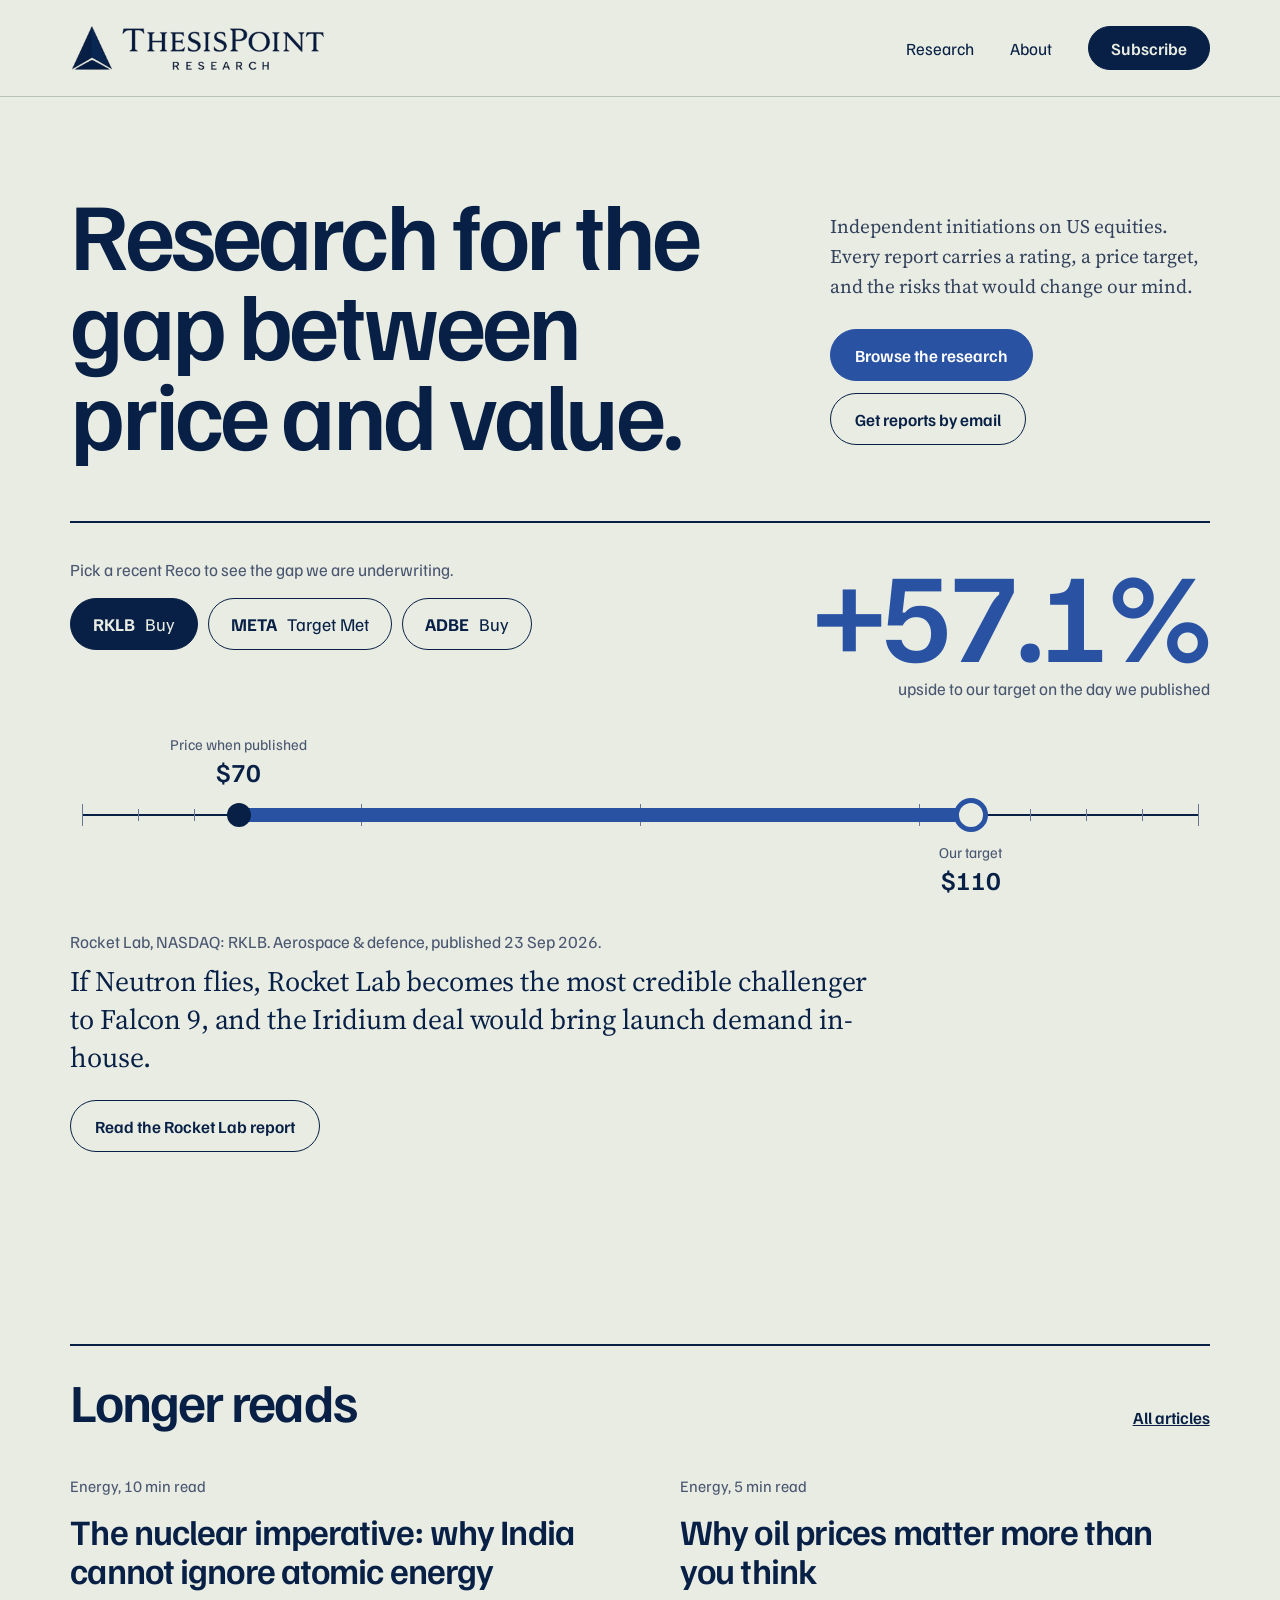
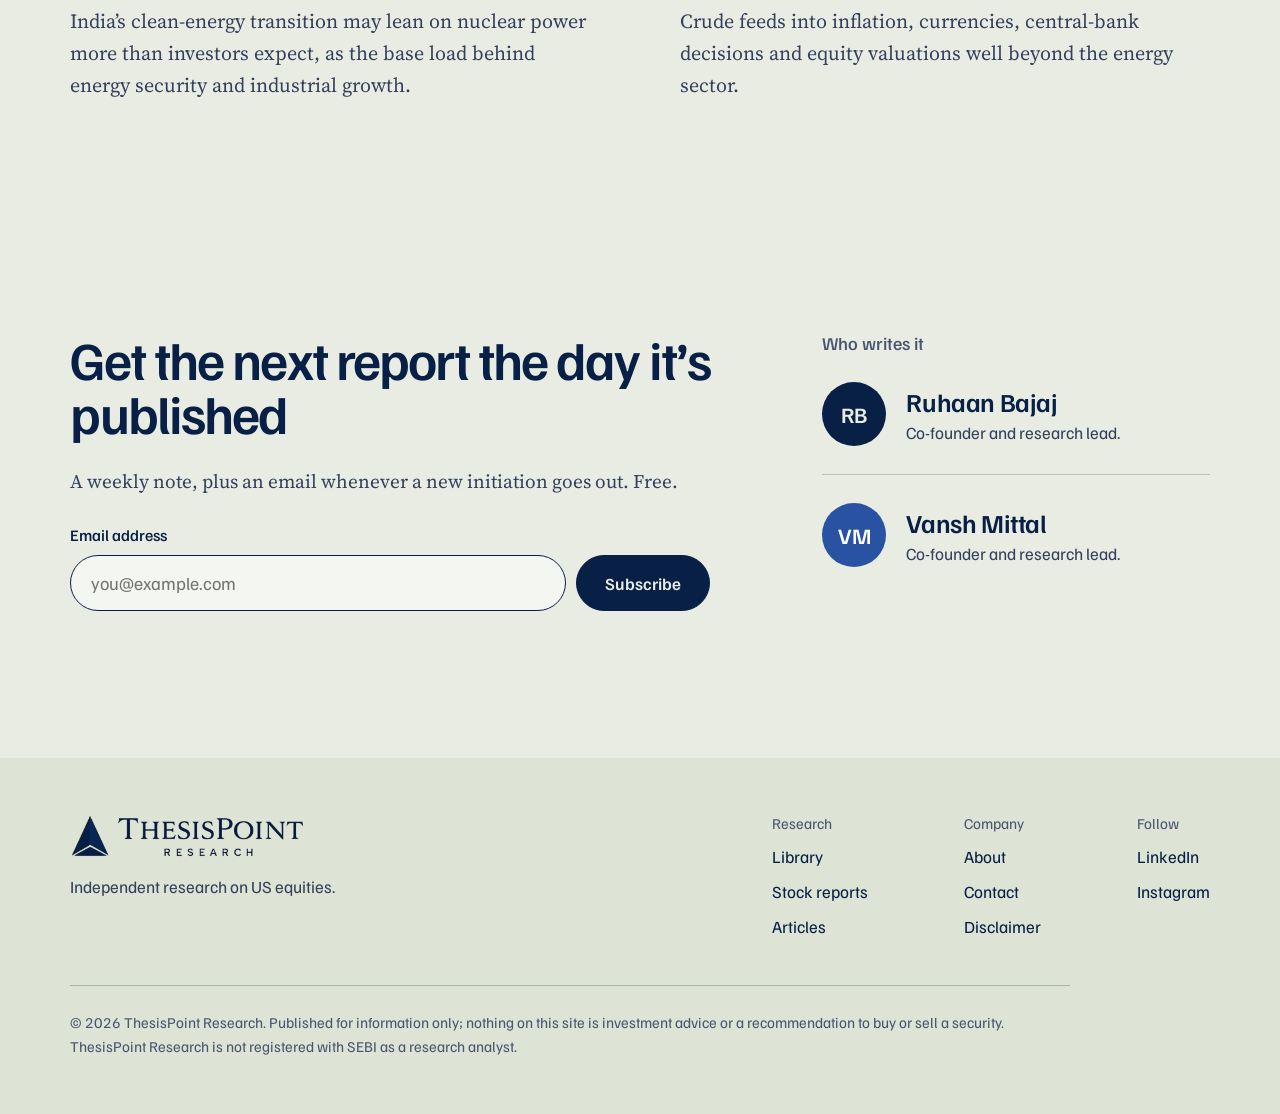
<file: index.html>
<!doctype html>
<html lang="en">
<head>
<meta charset="utf-8">
<meta name="viewport" content="width=device-width, initial-scale=1">
<title>ThesisPoint Research | Independent equity research</title>
<meta name="description" content="Independent initiations on US equities, each with a rating, a price target and the risks that would change our mind.">
<link rel="icon" href="assets/logo.png">
<link rel="preconnect" href="https://fonts.googleapis.com">
<link rel="preconnect" href="https://fonts.gstatic.com" crossorigin>
<link rel="stylesheet" href="https://fonts.googleapis.com/css2?family=Familjen+Grotesk:wght@400;500;600;700&family=Source+Serif+4:opsz,wght@8..60,400;8..60,600&display=swap">
<link rel="stylesheet" href="assets/styles.css">
<!-- Traffic for TPR Back-End: uncomment once the back-end is live.
<script defer src="https://admin.thesispointresearch.com/tpr-track.js" data-endpoint="https://admin.thesispointresearch.com/api/track"></script>
-->
</head>
<body>
<header class="site-header">
  <div class="wrap">
    <a class="logo" href="index.html"><img src="assets/logo.png" alt="ThesisPoint Research" width="256" height="48"></a>
    <nav class="site-nav" aria-label="Main">
      <a href="research.html">Research</a>
      <a href="about.html">About</a>
      <a class="btn btn-dark" href="#subscribe">Subscribe</a>
    </nav>
  </div>
</header>
<main>

<section class="wrap hero">
  <div class="hero-top">
    <h1 class="h-display">Research for the gap between price and value.</h1>
    <div class="hero-aside">
      <p class="lede">Independent initiations on US equities. Every report carries a rating, a price target, and the risks that would change our mind.</p>
      <div class="actions">
        <a class="btn btn-primary" href="research.html">Browse the research</a>
        <a class="btn" href="#subscribe">Get reports by email</a>
      </div>
    </div>
  </div>

  <div class="gap" id="gap">
    <div class="gap-top">
      <div class="gap-pick">
        <p>Pick a recent Reco to see the gap we are underwriting.</p>
        <div class="picker" id="picker" role="group" aria-label="Recent Recos"></div>
      </div>
      <div class="upside">
        <div class="big num" id="upside" aria-live="polite"></div>
        <p id="upside-note">upside to our target on the day we published</p>
      </div>
    </div>

    <div class="ruler" id="ruler" aria-hidden="true">
      <div class="line"></div>
      <div class="bar"></div>
      <div class="dot"></div>
      <div class="ring"></div>
      <div class="label price"><small>Price when published</small><strong></strong></div>
      <div class="label target"><small>Our target</small><strong></strong></div>
    </div>

    <div class="gap-foot">
      <div>
        <p class="meta" id="gap-meta"></p>
        <p class="thesis" id="gap-thesis"></p>
      </div>
      <a class="btn" id="gap-link" href="research.html">Read the report</a>
    </div>
  </div>
</section>

<section class="wrap reads" id="reads-section">
  <div class="section-head rule-top">
    <h2 class="h-section">Longer reads</h2>
    <a class="sans" style="font-size:17px;font-weight:600" href="research.html?type=article">All articles</a>
  </div>
  <div class="reads-grid" id="reads"></div>
</section>

<section id="subscribe" class="wrap subscribe">
  <div>
    <h2 class="h-section">Get the next report the day it’s published</h2>
    <p class="lede">A weekly note, plus an email whenever a new initiation goes out. Free.</p>
    <form class="sub-form" data-subscribe="homepage" novalidate>
        <label for="email-home">Email address</label>
        <div class="row">
          <input id="email-home" type="email" name="email" placeholder="you@example.com" autocomplete="email" required>
          <button class="btn btn-dark" type="submit">Subscribe</button>
        </div>
        <p class="status" role="status" aria-live="polite"></p>
      </form>
  </div>
  <div class="team">
    <h3>Who writes it</h3>
    <div class="person">
      <div class="avatar" aria-hidden="true">RB</div>
      <div><a href="https://www.linkedin.com/in/ruhaan-bajaj-a69631305/">Ruhaan Bajaj</a><p>Co-founder and research lead.</p></div>
    </div>
    <div class="person">
      <div class="avatar alt" aria-hidden="true">VM</div>
      <div><a href="https://www.linkedin.com/in/vamitt/">Vansh Mittal</a><p>Co-founder and research lead.</p></div>
    </div>
  </div>
</section>
</main>
<footer class="site-footer">
  <div class="wrap">
    <div class="foot-top">
      <div class="foot-brand">
        <img src="assets/logo.png" alt="ThesisPoint Research" width="235" height="44">
        <p>Independent research on US equities.</p>
      </div>
      <div class="foot-cols">
        <div><span>Research</span><a href="research.html">Library</a><a href="research.html?type=stock_report">Stock reports</a><a href="research.html?type=article">Articles</a></div>
        <div><span>Company</span><a href="about.html">About</a><a href="https://www.thesispointresearch.com/contact">Contact</a><a href="https://www.thesispointresearch.com/disclaimer">Disclaimer</a></div>
        <div><span>Follow</span><a href="https://www.linkedin.com/company/thesispoint-research">LinkedIn</a><a href="https://www.instagram.com/thesispointresearch">Instagram</a></div>
      </div>
    </div>
    <p class="disclaimer">© 2026 ThesisPoint Research. Published for information only; nothing on this site is investment advice or a recommendation to buy or sell a security. ThesisPoint Research is not registered with SEBI as a research analyst.</p>
  </div>
</footer>
<script src="assets/data.js"></script>
<script src="assets/site.js"></script>
<script src="assets/home.js"></script>
</body>
</html>
</file>
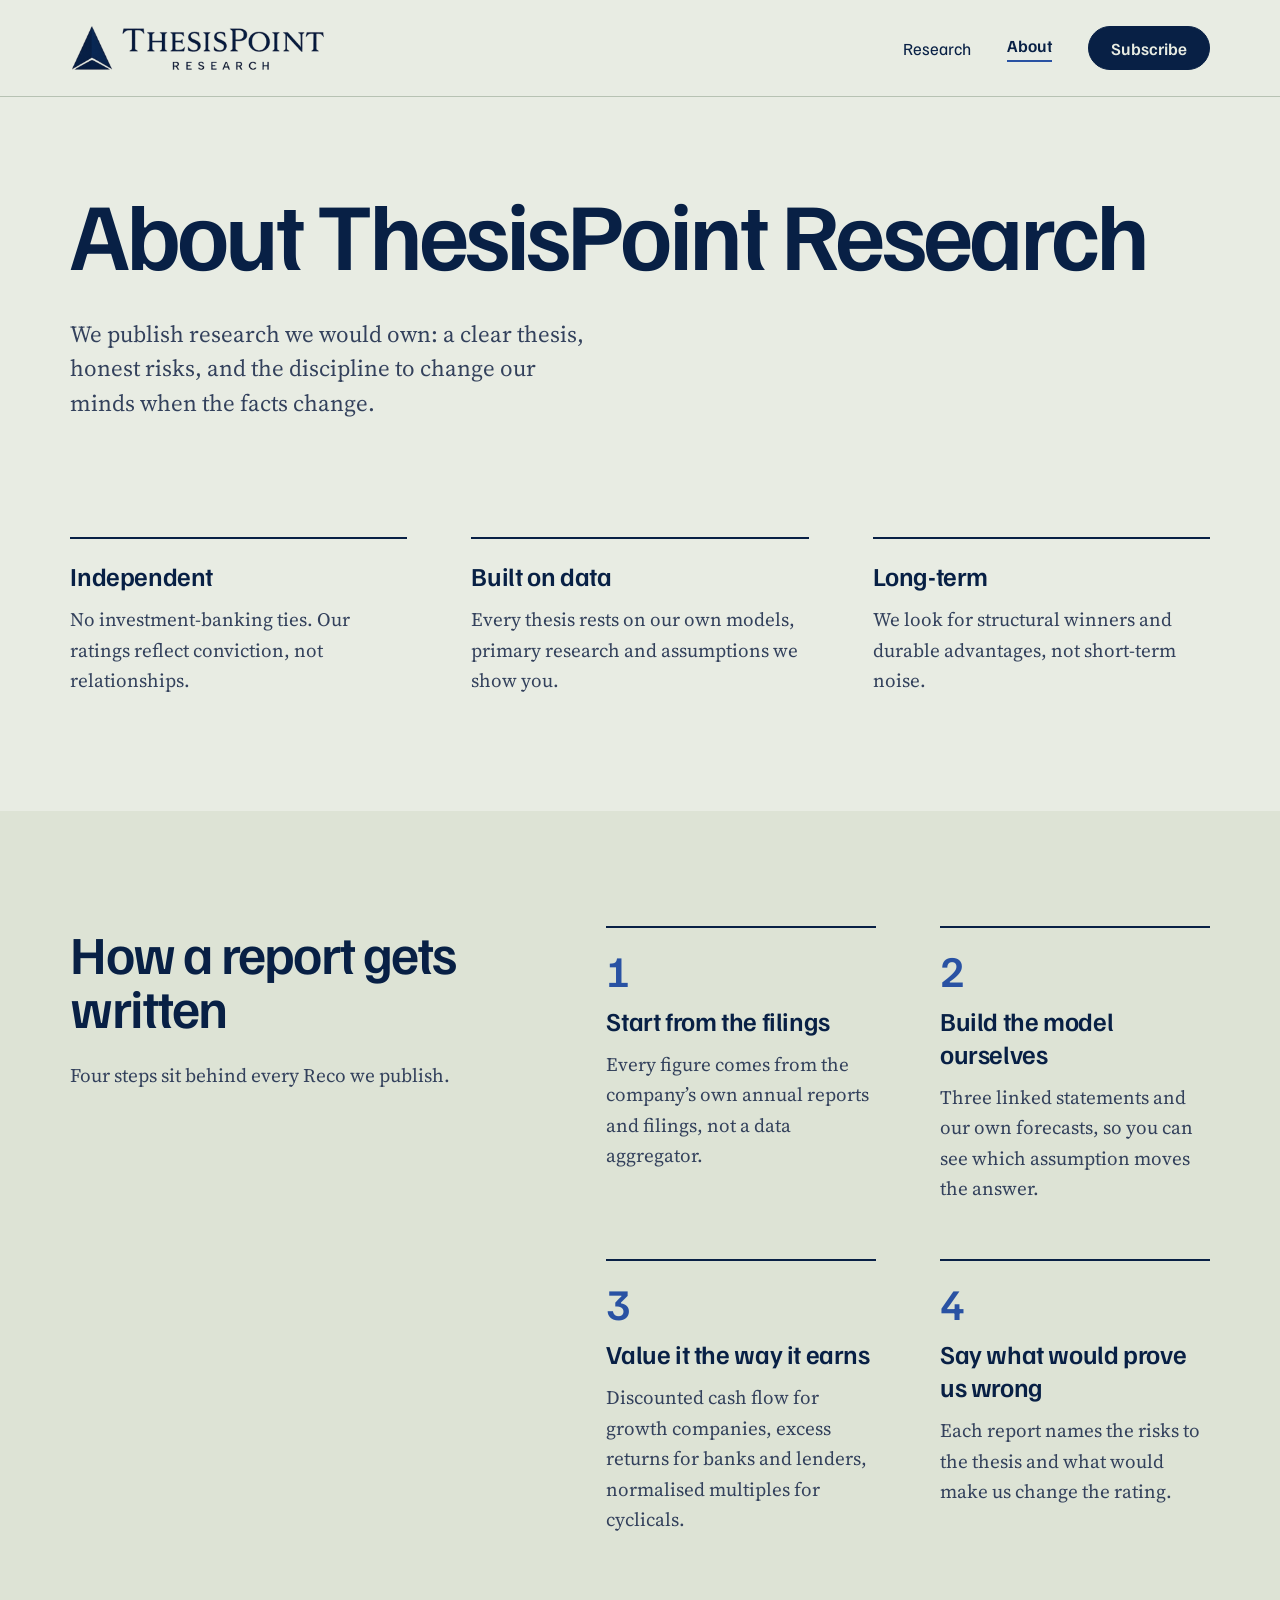
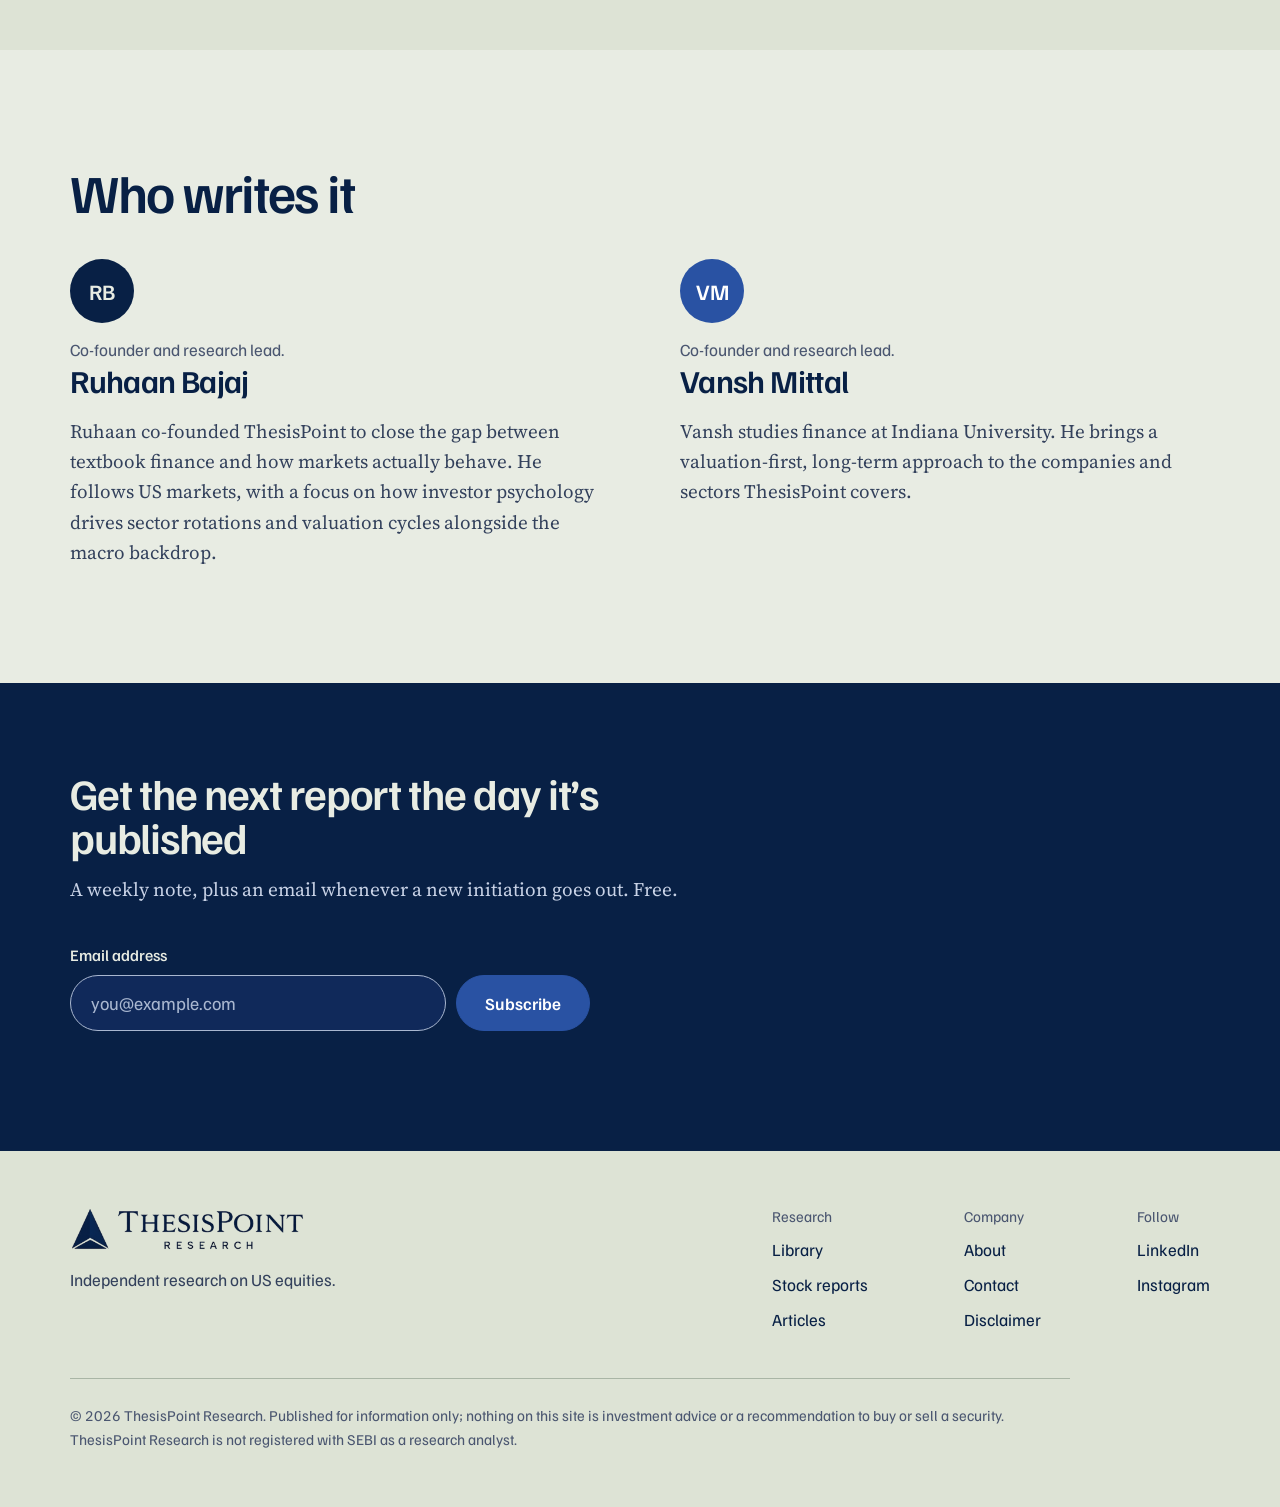
<file: about.html>
<!doctype html>
<html lang="en">
<head>
<meta charset="utf-8">
<meta name="viewport" content="width=device-width, initial-scale=1">
<title>About | ThesisPoint Research</title>
<meta name="description" content="Who we are and how a ThesisPoint report gets written.">
<link rel="icon" href="assets/logo.png">
<link rel="preconnect" href="https://fonts.googleapis.com">
<link rel="preconnect" href="https://fonts.gstatic.com" crossorigin>
<link rel="stylesheet" href="https://fonts.googleapis.com/css2?family=Familjen+Grotesk:wght@400;500;600;700&family=Source+Serif+4:opsz,wght@8..60,400;8..60,600&display=swap">
<link rel="stylesheet" href="assets/styles.css">
<!-- Traffic for TPR Back-End: uncomment once the back-end is live.
<script defer src="https://admin.thesispointresearch.com/tpr-track.js" data-endpoint="https://admin.thesispointresearch.com/api/track"></script>
-->
</head>
<body>
<header class="site-header">
  <div class="wrap">
    <a class="logo" href="index.html"><img src="assets/logo.png" alt="ThesisPoint Research" width="256" height="48"></a>
    <nav class="site-nav" aria-label="Main">
      <a href="research.html">Research</a>
      <a href="about.html" aria-current="page">About</a>
      <a class="btn btn-dark" href="#subscribe">Subscribe</a>
    </nav>
  </div>
</header>
<main>

<section class="wrap about-hero">
  <h1 class="h-display">About ThesisPoint Research</h1>
  <blockquote>We publish research we would own: a clear thesis, honest risks, and the discipline to change our minds when the facts change.</blockquote>
</section>

<section class="wrap principles" aria-label="Our approach">
  <div><h3>Independent</h3><p>No investment-banking ties. Our ratings reflect conviction, not relationships.</p></div>
  <div><h3>Built on data</h3><p>Every thesis rests on our own models, primary research and assumptions we show you.</p></div>
  <div><h3>Long-term</h3><p>We look for structural winners and durable advantages, not short-term noise.</p></div>
</section>

<section class="method-wrap">
  <div class="wrap method">
    <div>
      <h2 class="h-section">How a report gets written</h2>
      <p class="lede">Four steps sit behind every Reco we publish.</p>
    </div>
    <ol>
      <li><span>1</span><h3>Start from the filings</h3><p>Every figure comes from the company’s own annual reports and filings, not a data aggregator.</p></li>
      <li><span>2</span><h3>Build the model ourselves</h3><p>Three linked statements and our own forecasts, so you can see which assumption moves the answer.</p></li>
      <li><span>3</span><h3>Value it the way it earns</h3><p>Discounted cash flow for growth companies, excess returns for banks and lenders, normalised multiples for cyclicals.</p></li>
      <li><span>4</span><h3>Say what would prove us wrong</h3><p>Each report names the risks to the thesis and what would make us change the rating.</p></li>
    </ol>
  </div>
</section>

<section class="wrap people-full">
  <h2 class="h-section">Who writes it</h2>
  <div class="people-grid">
    <article>
      <div class="avatar" aria-hidden="true">RB</div>
      <div><p class="role">Co-founder and research lead.</p><h3><a href="https://www.linkedin.com/in/ruhaan-bajaj-a69631305/" style="text-decoration:none">Ruhaan Bajaj</a></h3></div>
      <p class="bio">Ruhaan co-founded ThesisPoint to close the gap between textbook finance and how markets actually behave. He follows US markets, with a focus on how investor psychology drives sector rotations and valuation cycles alongside the macro backdrop.</p>
    </article>
    <article>
      <div class="avatar alt" aria-hidden="true">VM</div>
      <div><p class="role">Co-founder and research lead.</p><h3><a href="https://www.linkedin.com/in/vamitt/" style="text-decoration:none">Vansh Mittal</a></h3></div>
      <p class="bio">Vansh studies finance at Indiana University. He brings a valuation-first, long-term approach to the companies and sectors ThesisPoint covers.</p>
    </article>
  </div>
</section>

<section id="subscribe" class="dark">
  <div class="wrap band">
    <div>
      <h2 class="h-sub">Get the next report the day it’s published</h2>
      <p class="lede">A weekly note, plus an email whenever a new initiation goes out. Free.</p>
    </div>
    <form class="sub-form" data-subscribe="about" novalidate>
        <label for="email-band">Email address</label>
        <div class="row">
          <input id="email-band" type="email" name="email" placeholder="you@example.com" autocomplete="email" required>
          <button class="btn btn-primary" type="submit">Subscribe</button>
        </div>
        <p class="status" role="status" aria-live="polite"></p>
      </form>
  </div>
</section>
</main>
<footer class="site-footer">
  <div class="wrap">
    <div class="foot-top">
      <div class="foot-brand">
        <img src="assets/logo.png" alt="ThesisPoint Research" width="235" height="44">
        <p>Independent research on US equities.</p>
      </div>
      <div class="foot-cols">
        <div><span>Research</span><a href="research.html">Library</a><a href="research.html?type=stock_report">Stock reports</a><a href="research.html?type=article">Articles</a></div>
        <div><span>Company</span><a href="about.html">About</a><a href="https://www.thesispointresearch.com/contact">Contact</a><a href="https://www.thesispointresearch.com/disclaimer">Disclaimer</a></div>
        <div><span>Follow</span><a href="https://www.linkedin.com/company/thesispoint-research">LinkedIn</a><a href="https://www.instagram.com/thesispointresearch">Instagram</a></div>
      </div>
    </div>
    <p class="disclaimer">© 2026 ThesisPoint Research. Published for information only; nothing on this site is investment advice or a recommendation to buy or sell a security. ThesisPoint Research is not registered with SEBI as a research analyst.</p>
  </div>
</footer>
<script src="assets/data.js"></script>
<script src="assets/site.js"></script>

</body>
</html>
</file>
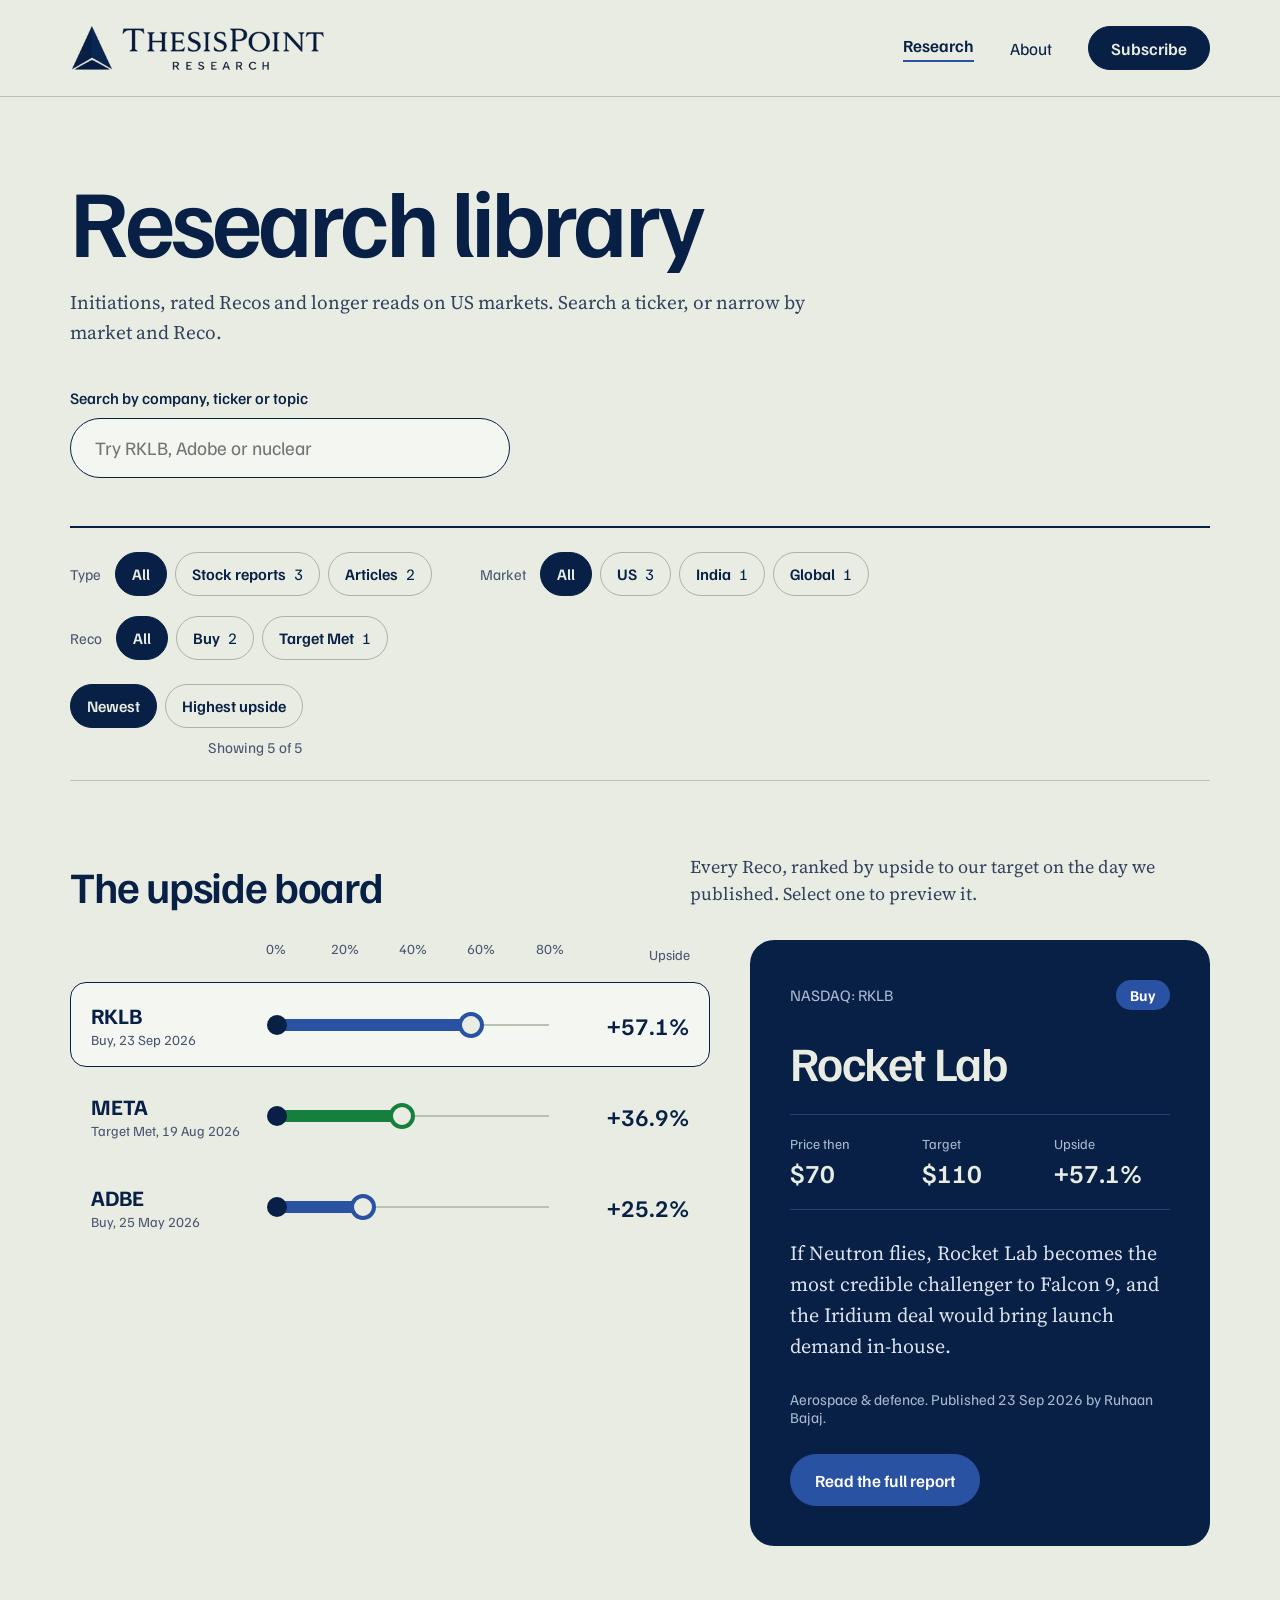
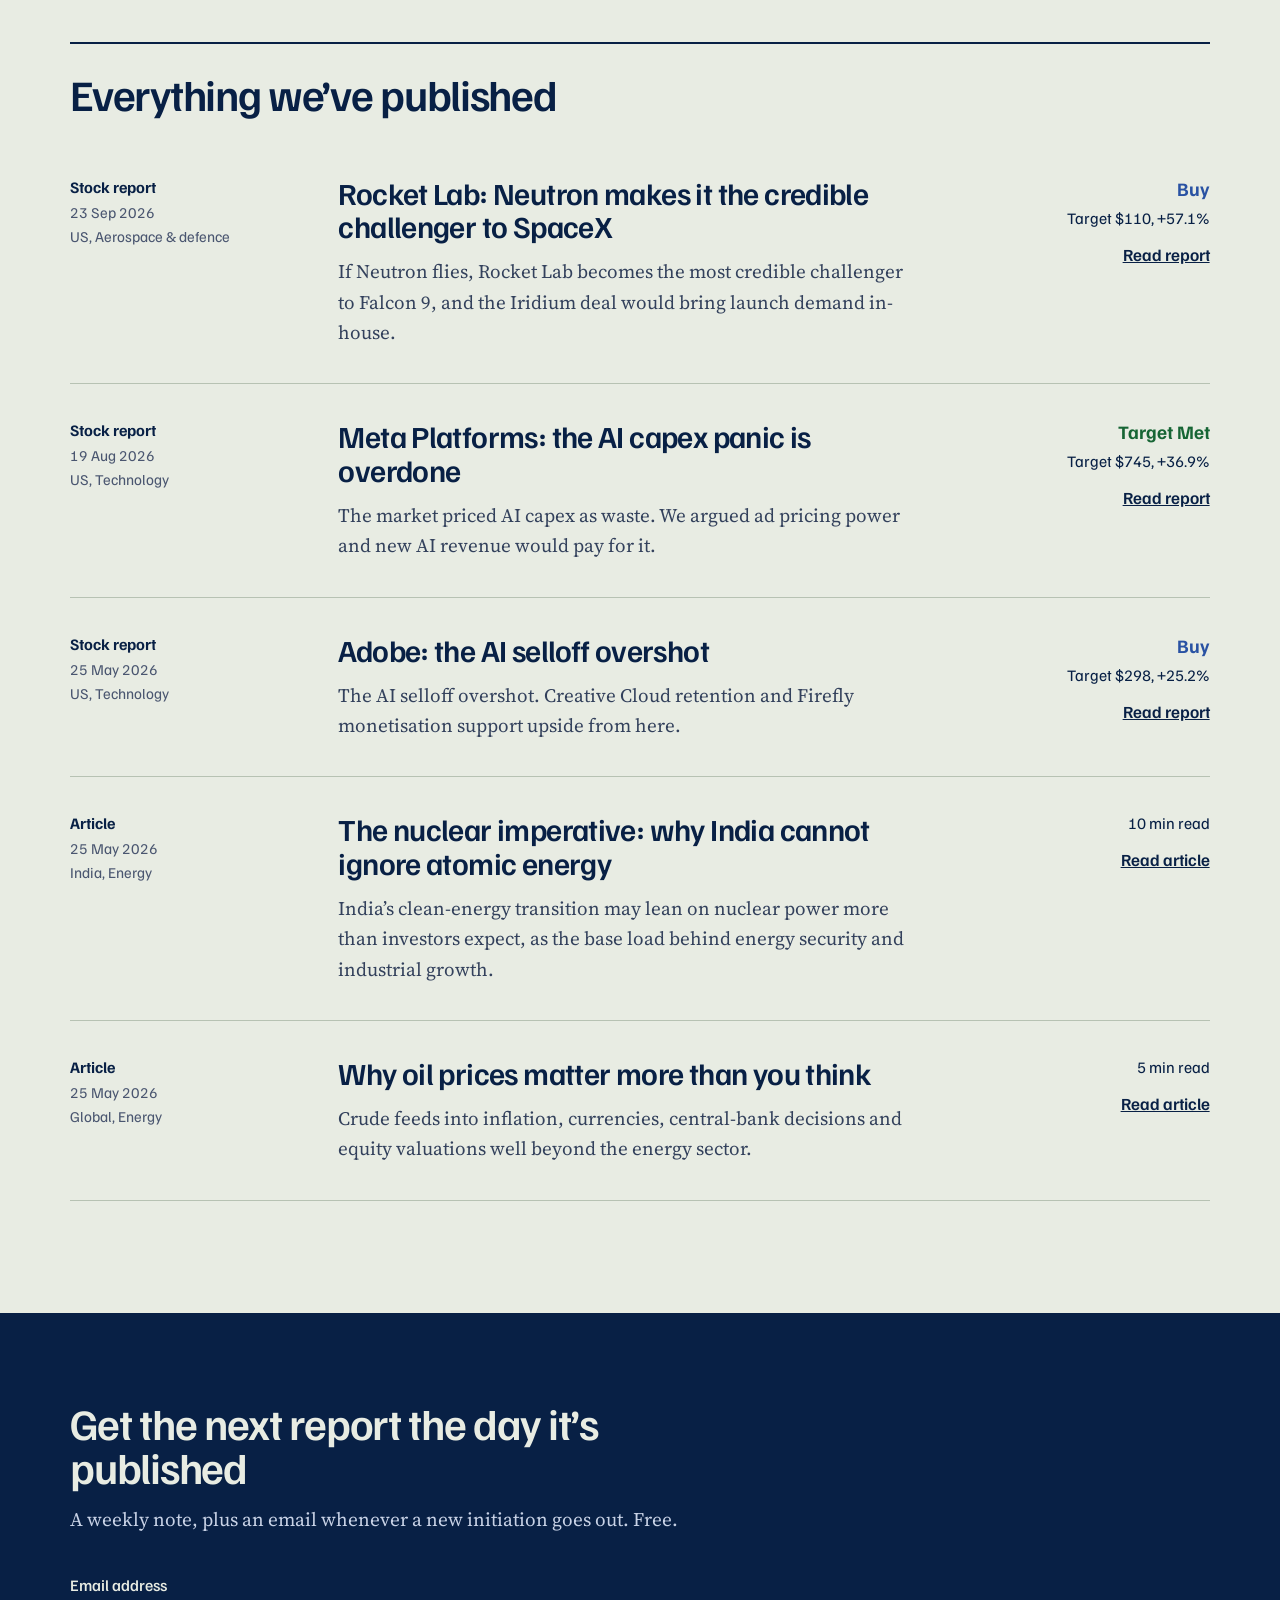
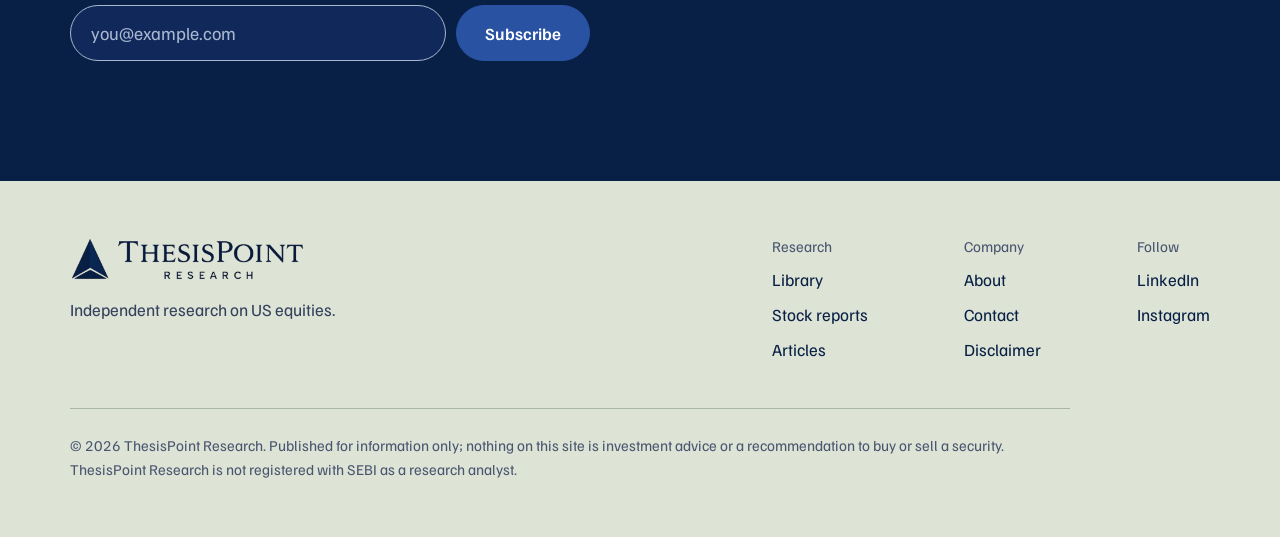
<file: research.html>
<!doctype html>
<html lang="en">
<head>
<meta charset="utf-8">
<meta name="viewport" content="width=device-width, initial-scale=1">
<title>Research library | ThesisPoint Research</title>
<meta name="description" content="Stock reports with Recos, price targets and upside, plus longer reads on US markets.">
<link rel="icon" href="assets/logo.png">
<link rel="preconnect" href="https://fonts.googleapis.com">
<link rel="preconnect" href="https://fonts.gstatic.com" crossorigin>
<link rel="stylesheet" href="https://fonts.googleapis.com/css2?family=Familjen+Grotesk:wght@400;500;600;700&family=Source+Serif+4:opsz,wght@8..60,400;8..60,600&display=swap">
<link rel="stylesheet" href="assets/styles.css">
<!-- Traffic for TPR Back-End: uncomment once the back-end is live.
<script defer src="https://admin.thesispointresearch.com/tpr-track.js" data-endpoint="https://admin.thesispointresearch.com/api/track"></script>
-->
</head>
<body>
<header class="site-header">
  <div class="wrap">
    <a class="logo" href="index.html"><img src="assets/logo.png" alt="ThesisPoint Research" width="256" height="48"></a>
    <nav class="site-nav" aria-label="Main">
      <a href="research.html" aria-current="page">Research</a>
      <a href="about.html">About</a>
      <a class="btn btn-dark" href="#subscribe">Subscribe</a>
    </nav>
  </div>
</header>
<main>

<section class="wrap lib-head">
  <div>
    <h1 class="h-display">Research library</h1>
    <p class="lede">Initiations, rated Recos and longer reads on US markets. Search a ticker, or narrow by market and Reco.</p>
  </div>
  <div class="search">
    <label for="search">Search by company, ticker or topic</label>
    <input id="search" type="search" placeholder="Try RKLB, Adobe or nuclear" autocomplete="off">
  </div>
</section>

<div class="wrap">
  <section class="filters" aria-label="Filters">
    <div class="filter-groups" id="filter-groups"></div>
    <div class="sorts">
      <div id="sorts" role="group" aria-label="Sort">
        <button type="button" class="pill" data-key="sort" data-v="newest" aria-pressed="true">Newest</button>
        <button type="button" class="pill" data-key="sort" data-v="upside" aria-pressed="false">Highest upside</button>
      </div>
      <p id="count" aria-live="polite"></p>
    </div>
  </section>
</div>

<section class="wrap board-wrap">
  <div class="section-head">
    <h2 class="h-sub">The upside board</h2>
    <p>Every Reco, ranked by upside to our target on the day we published. Select one to preview it.</p>
  </div>
  <div class="board-row">
    <div class="board">
      <div class="board-scale" aria-hidden="true">
        <span></span>
        <span class="track"><span style="left:0%">0%</span><span style="left:25%">20%</span><span style="left:50%">40%</span><span style="left:75%">60%</span><span style="left:100%">80%</span></span>
        <span>Upside</span>
      </div>
      <div id="board-rows" style="display:flex;flex-direction:column;gap:6px"></div>
    </div>
    <aside class="preview" id="preview" aria-live="polite"></aside>
  </div>
</section>

<section class="wrap archive">
  <div class="section-head">
    <h2 class="h-sub">Everything we’ve published</h2>
  </div>
  <div id="archive-list"></div>
</section>

<section id="subscribe" class="dark">
  <div class="wrap band">
    <div>
      <h2 class="h-sub">Get the next report the day it’s published</h2>
      <p class="lede">A weekly note, plus an email whenever a new initiation goes out. Free.</p>
    </div>
    <form class="sub-form" data-subscribe="research" novalidate>
        <label for="email-band">Email address</label>
        <div class="row">
          <input id="email-band" type="email" name="email" placeholder="you@example.com" autocomplete="email" required>
          <button class="btn btn-primary" type="submit">Subscribe</button>
        </div>
        <p class="status" role="status" aria-live="polite"></p>
      </form>
  </div>
</section>
</main>
<footer class="site-footer">
  <div class="wrap">
    <div class="foot-top">
      <div class="foot-brand">
        <img src="assets/logo.png" alt="ThesisPoint Research" width="235" height="44">
        <p>Independent research on US equities.</p>
      </div>
      <div class="foot-cols">
        <div><span>Research</span><a href="research.html">Library</a><a href="research.html?type=stock_report">Stock reports</a><a href="research.html?type=article">Articles</a></div>
        <div><span>Company</span><a href="about.html">About</a><a href="https://www.thesispointresearch.com/contact">Contact</a><a href="https://www.thesispointresearch.com/disclaimer">Disclaimer</a></div>
        <div><span>Follow</span><a href="https://www.linkedin.com/company/thesispoint-research">LinkedIn</a><a href="https://www.instagram.com/thesispointresearch">Instagram</a></div>
      </div>
    </div>
    <p class="disclaimer">© 2026 ThesisPoint Research. Published for information only; nothing on this site is investment advice or a recommendation to buy or sell a security. ThesisPoint Research is not registered with SEBI as a research analyst.</p>
  </div>
</footer>
<script src="assets/data.js"></script>
<script src="assets/site.js"></script>
<script src="assets/research.js"></script>
</body>
</html>
</file>
<file: assets/styles.css>
/* ThesisPoint Research — site styles */
:root {
  --navy: #082045;
  --blue: #2952a3;
  --sage: #e8ece3;
  --sage-2: #dde3d5;
  --paper: #f4f6f1;
  --ink-2: #33415c;
  --ink-3: #4a5670;
  --rule: #b7c2b3;
  --rule-2: #a9b5a5;
  --tick: #6b7690;
  --green: #166534;
  --green-bar: #15803d;
  --green-pill: #4ade80;
  --dark-rule: #2a4170;
  --dark-soft: #a9b7d0;
  --dark-text: #c8d2e6;
  --dark-input: #10295a;
  --focus: #b45309;
  --sans: 'Familjen Grotesk', 'Helvetica Neue', Arial, sans-serif;
  --serif: 'Source Serif 4', Georgia, serif;
  --pad: clamp(20px, 5.5vw, 80px);
}

* { box-sizing: border-box; }
html { scroll-behavior: smooth; }
body { margin: 0; background: var(--sage); color: var(--navy); font-family: var(--serif); -webkit-font-smoothing: antialiased; }
img { max-width: 100%; }
a { color: var(--navy); }
a:hover { color: var(--blue); }
a:focus-visible, button:focus-visible, input:focus-visible { outline: 3px solid var(--focus); outline-offset: 3px; }
h1, h2, h3, p { margin: 0; }
.sans { font-family: var(--sans); }
.num { font-variant-numeric: tabular-nums; }
.wrap { max-width: 1440px; margin: 0 auto; padding-inline: var(--pad); }
.muted { color: var(--ink-3); }
.visually-hidden { position: absolute; width: 1px; height: 1px; overflow: hidden; clip: rect(0 0 0 0); white-space: nowrap; }
@media (prefers-reduced-motion: reduce) { html { scroll-behavior: auto; } * { transition: none !important; } }

/* Buttons */
.btn { display: inline-flex; align-items: center; justify-content: center; min-height: 52px; padding: 0 24px; border-radius: 999px; font: 600 17px var(--sans); text-decoration: none; border: 1.5px solid var(--navy); background: transparent; color: var(--navy); cursor: pointer; }
.btn:hover { background: var(--paper); color: var(--navy); }
.btn-primary { background: var(--blue); border-color: var(--blue); color: #fff; }
.btn-primary:hover { background: var(--navy); border-color: var(--navy); color: #fff; }
.btn-dark { background: var(--navy); color: var(--sage); }
.btn-dark:hover { background: var(--blue); border-color: var(--blue); color: #fff; }
.pill { display: inline-flex; align-items: center; gap: 8px; min-height: 44px; padding: 0 16px; border-radius: 999px; border: 1.5px solid var(--rule-2); background: transparent; color: var(--navy); font: 600 16px var(--sans); cursor: pointer; }
.pill[aria-pressed='true'] { background: var(--navy); border-color: var(--navy); color: var(--sage); }
.pill .count { font-weight: 400; }

/* Header */
.site-header { border-bottom: 1px solid var(--rule); }
.site-header .wrap { display: flex; align-items: center; justify-content: space-between; gap: 24px; padding-block: 24px; }
.logo img { display: block; height: 48px; width: auto; }
.site-nav { display: flex; align-items: center; gap: 36px; font: 17px var(--sans); }
.site-nav a { text-decoration: none; }
.site-nav a[aria-current='page'] { font-weight: 600; padding-bottom: 4px; border-bottom: 2px solid var(--blue); }
.site-nav .btn { min-height: 44px; padding: 0 22px; }
@media (max-width: 640px) {
  .logo img { height: 34px; }
  .site-nav { gap: 16px; font-size: 15px; }
  .site-nav .btn { min-height: 44px; padding: 0 14px; font-size: 15px; }
}

/* Section headings */
.h-display { font-family: var(--sans); font-weight: 600; font-size: clamp(52px, 7.5vw, 108px); line-height: 0.94; letter-spacing: -0.04em; }
.h-section { font-family: var(--sans); font-weight: 600; font-size: clamp(36px, 4.2vw, 60px); line-height: 1; letter-spacing: -0.035em; }
.h-sub { font-family: var(--sans); font-weight: 600; font-size: clamp(30px, 3.4vw, 48px); line-height: 1.02; letter-spacing: -0.03em; }
.lede { font-size: clamp(18px, 1.5vw, 21px); line-height: 1.55; color: var(--ink-2); }
.section-head { display: flex; justify-content: space-between; align-items: flex-end; gap: 32px 80px; flex-wrap: wrap; }
.rule-top { border-top: 2px solid var(--navy); padding-top: 28px; }

/* Home hero */
.hero { padding-top: clamp(48px, 7vw, 96px); display: flex; flex-direction: column; gap: clamp(40px, 5vw, 64px); }
.hero-top { display: flex; justify-content: space-between; align-items: flex-end; gap: 40px 80px; }
.hero-top h1 { max-width: 900px; }
.hero-aside { width: 380px; flex-shrink: 0; display: flex; flex-direction: column; gap: 28px; padding-bottom: 12px; }
.hero-aside .actions { display: flex; gap: 12px; flex-wrap: wrap; }
@media (max-width: 1000px) {
  .hero-top { flex-direction: column; align-items: flex-start; }
  .hero-aside { width: auto; max-width: 560px; }
}

.gap { border-top: 2px solid var(--navy); padding: 36px 0 clamp(56px, 6vw, 88px); display: flex; flex-direction: column; gap: 36px; }
.gap-top { display: flex; justify-content: space-between; align-items: flex-start; gap: 24px 40px; flex-wrap: wrap; }
.gap-pick { display: flex; flex-direction: column; gap: 18px; font-family: var(--sans); }
.gap-pick p { font-size: 17px; color: var(--ink-3); }
.picker { display: flex; gap: 10px; flex-wrap: wrap; }
.picker button { display: flex; align-items: center; gap: 10px; min-height: 52px; padding: 0 22px; border-radius: 999px; border: 1.5px solid var(--navy); background: transparent; color: var(--navy); font: 700 18px var(--sans); cursor: pointer; }
.picker button span + span { font-weight: 400; }
.picker button[aria-pressed='true'] { background: var(--navy); color: var(--sage); }
.upside { display: flex; flex-direction: column; align-items: flex-end; gap: 14px; font-family: var(--sans); }
.upside .big { font-weight: 600; font-size: clamp(72px, 10vw, 144px); line-height: 0.82; letter-spacing: -0.045em; color: var(--blue); }
.upside .big.met { color: var(--green); }
.upside p { font-size: 17px; color: var(--ink-3); }
@media (max-width: 640px) { .upside { align-items: flex-start; } }

.ruler { position: relative; height: 160px; margin-inline: 12px; font-family: var(--sans); }
.ruler .line { position: absolute; top: 79px; left: 0; right: 0; height: 2px; background: var(--navy); }
.ruler .tick { position: absolute; width: 1px; background: var(--tick); }
.ruler .bar, .ruler .dot, .ruler .ring, .ruler .label { position: absolute; transition: left .55s cubic-bezier(.2, .7, .2, 1), width .55s cubic-bezier(.2, .7, .2, 1), transform .55s; }
.ruler .bar { top: 73px; height: 14px; background: var(--blue); }
.ruler .dot { top: 68px; width: 24px; height: 24px; margin-left: -12px; border-radius: 50%; background: var(--navy); }
.ruler .ring { top: 63px; width: 34px; height: 34px; margin-left: -17px; border-radius: 50%; border: 5px solid var(--blue); background: var(--sage); }
.ruler.met .bar { background: var(--green-bar); }
.ruler.met .ring { border-color: var(--green-bar); }
.ruler .label { display: flex; flex-direction: column; align-items: center; gap: 2px; white-space: nowrap; }
.ruler .label small { font-size: 15px; color: var(--ink-3); }
.ruler .label strong { font-size: 26px; font-weight: 600; font-variant-numeric: tabular-nums; }
.ruler .label.price { top: 0; }
.ruler .label.target { top: 108px; }

.gap-foot { display: flex; justify-content: space-between; align-items: flex-end; gap: 24px 80px; flex-wrap: wrap; }
.gap-foot .meta { font: 17px var(--sans); color: var(--ink-3); margin-bottom: 10px; }
.gap-foot .thesis { max-width: 820px; font-size: clamp(22px, 2.2vw, 30px); line-height: 1.35; letter-spacing: -0.005em; }

/* Longer reads */
.reads { padding-block: clamp(80px, 9vw, 128px); display: flex; flex-direction: column; gap: 48px; }
.reads-grid { display: grid; grid-template-columns: repeat(2, minmax(0, 1fr)); gap: 48px 80px; }
.reads-grid article { display: flex; flex-direction: column; gap: 16px; }
.reads-grid .meta { font: 16px var(--sans); color: var(--ink-3); }
.reads-grid h3 { font: 600 clamp(28px, 2.8vw, 40px)/1.08 var(--sans); letter-spacing: -0.025em; }
.reads-grid h3 a { text-decoration: none; }
.reads-grid p { font-size: 20px; line-height: 1.6; color: var(--ink-2); max-width: 560px; }
@media (max-width: 800px) { .reads-grid { grid-template-columns: 1fr; } }

/* Subscribe + team (home) */
.subscribe { padding-block: clamp(80px, 9vw, 128px); display: flex; gap: 64px 112px; }
.subscribe > div:first-child { width: 640px; flex-shrink: 0; display: flex; flex-direction: column; gap: 28px; }
.team { flex-grow: 1; display: flex; flex-direction: column; gap: 28px; font-family: var(--sans); }
.team h3 { font-size: 18px; font-weight: 500; color: var(--ink-3); }
.person { display: flex; align-items: center; gap: 20px; }
.person + .person { padding-top: 28px; border-top: 1px solid var(--rule); }
.avatar { width: 64px; height: 64px; flex-shrink: 0; border-radius: 50%; background: var(--navy); color: var(--sage); display: flex; align-items: center; justify-content: center; font-size: 22px; font-weight: 600; }
.avatar.alt { background: var(--blue); color: #fff; }
.person a { font-size: 26px; font-weight: 600; text-decoration: none; letter-spacing: -0.015em; }
.person p { font-size: 17px; color: var(--ink-2); margin-top: 4px; }
@media (max-width: 1100px) { .subscribe { flex-direction: column; } .subscribe > div:first-child { width: auto; max-width: 640px; } }

/* Subscribe form (light and dark) */
.sub-form { display: flex; flex-direction: column; gap: 10px; font-family: var(--sans); }
.sub-form label { font-size: 16px; font-weight: 500; }
.sub-form .row { display: flex; gap: 10px; }
.sub-form input { flex-grow: 1; min-width: 0; min-height: 56px; padding: 0 20px; border: 1.5px solid var(--navy); border-radius: 999px; background: var(--paper); font: 18px var(--sans); color: var(--navy); }
.sub-form button { min-height: 56px; padding: 0 28px; }
.sub-form .status { font-size: 16px; min-height: 22px; }
.sub-form .status.ok { color: var(--green); }
.sub-form .status.err { color: #b42318; }
.dark .sub-form input { background: var(--dark-input); border-color: var(--dark-soft); color: var(--sage); }
.dark .sub-form input::placeholder { color: var(--dark-soft); }
.dark .sub-form .status.ok { color: var(--green-pill); }
.dark .sub-form .status.err { color: #fca5a5; }
@media (max-width: 520px) { .sub-form .row { flex-direction: column; } }

/* Dark band */
.dark { background: var(--navy); color: var(--sage); }
.band { padding-block: clamp(64px, 7vw, 88px); display: flex; justify-content: space-between; align-items: flex-end; gap: 40px 80px; flex-wrap: wrap; }
.band > div:first-child { max-width: 620px; display: flex; flex-direction: column; gap: 16px; }
.band .lede { color: var(--dark-text); }
.band .sub-form { width: min(520px, 100%); }

/* Footer */
.site-footer { background: var(--sage-2); font-family: var(--sans); }
.site-footer .wrap { padding-block: 56px; display: flex; flex-direction: column; gap: 48px; }
.foot-top { display: flex; justify-content: space-between; gap: 40px 80px; flex-wrap: wrap; }
.foot-brand { display: flex; flex-direction: column; gap: 16px; max-width: 360px; }
.foot-brand img { height: 44px; width: auto; align-self: flex-start; }
.foot-brand p { font-size: 17px; line-height: 1.5; color: var(--ink-2); }
.foot-cols { display: flex; gap: 40px 96px; flex-wrap: wrap; font-size: 17px; }
.foot-cols div { display: flex; flex-direction: column; gap: 14px; }
.foot-cols span { font-size: 15px; color: var(--ink-3); }
.foot-cols a { text-decoration: none; }
.disclaimer { padding-top: 24px; border-top: 1px solid var(--rule-2); font-size: 15px; line-height: 1.6; color: var(--ink-3); max-width: 1000px; }

/* Research page */
.lib-head { padding-top: clamp(48px, 6vw, 88px); padding-bottom: 48px; display: flex; justify-content: space-between; align-items: flex-end; gap: 40px 80px; flex-wrap: wrap; }
.lib-head > div:first-child { max-width: 760px; display: flex; flex-direction: column; gap: 24px; }
.search { width: min(440px, 100%); display: flex; flex-direction: column; gap: 10px; font-family: var(--sans); }
.search label { font-size: 16px; font-weight: 500; }
.search input { min-height: 60px; padding: 0 24px; border: 1.5px solid var(--navy); border-radius: 999px; background: var(--paper); font: 19px var(--sans); color: var(--navy); }

.filters { border-top: 2px solid var(--navy); border-bottom: 1px solid var(--rule); padding: 24px 0; display: flex; justify-content: space-between; align-items: flex-start; gap: 24px 40px; flex-wrap: wrap; font-family: var(--sans); }
.filter-groups { display: flex; flex-wrap: wrap; gap: 20px 48px; }
.filter-group { display: flex; align-items: center; gap: 8px; flex-wrap: wrap; }
.filter-group > span { font-size: 15px; color: var(--ink-3); margin-right: 6px; }
.sorts { display: flex; flex-direction: column; align-items: flex-end; gap: 10px; }
.sorts > div { display: flex; gap: 8px; }
.sorts p { font-size: 15px; color: var(--ink-3); }

.board-wrap { padding-block: 72px 96px; display: flex; flex-direction: column; gap: 32px; }
.board-wrap .section-head p { max-width: 520px; font-size: 18px; line-height: 1.55; color: var(--ink-2); }
.board-row { display: flex; gap: 40px; align-items: flex-start; }
.board { flex-grow: 1; min-width: 0; display: flex; flex-direction: column; gap: 6px; font-family: var(--sans); }
.board-scale, .board button { display: grid; grid-template-columns: 150px minmax(0, 1fr) 100px; gap: 24px; align-items: center; }
.board-scale { padding: 0 20px 8px; font-size: 14px; color: var(--ink-3); }
.board-scale .track { position: relative; height: 20px; margin: 0 16px 0 12px; }
.board-scale .track span { position: absolute; transform: translateX(-50%); }
.board-scale > span:last-child { text-align: right; }
.board button { width: 100%; padding: 18px 20px; border: 1.5px solid transparent; border-radius: 16px; background: transparent; text-align: left; cursor: pointer; font-family: var(--sans); color: var(--navy); }
.board button:hover { background: var(--paper); }
.board button[aria-pressed='true'] { background: var(--paper); border-color: var(--navy); }
.board .who { display: flex; flex-direction: column; gap: 2px; }
.board .who strong { font-size: 22px; }
.board .who small { font-size: 14px; color: var(--ink-3); }
.board .track { position: relative; display: block; height: 28px; margin: 0 16px 0 12px; }
.board .track .base { position: absolute; top: 13px; left: 0; right: 0; height: 2px; background: var(--rule); }
.board .track .fill { position: absolute; top: 8px; left: 0; height: 12px; background: var(--blue); transition: width .5s cubic-bezier(.2, .7, .2, 1); }
.board .track .start { position: absolute; top: 4px; left: -10px; width: 20px; height: 20px; border-radius: 50%; background: var(--navy); }
.board .track .end { position: absolute; top: 1px; width: 26px; height: 26px; margin-left: -13px; border-radius: 50%; border: 4px solid var(--blue); background: var(--sage); }
.board .met .fill { background: var(--green-bar); }
.board .met .end { border-color: var(--green-bar); }
.board .pct { text-align: right; font-size: 24px; font-weight: 600; font-variant-numeric: tabular-nums; }
.board .empty { margin: 0; padding: 40px 20px; border: 1.5px dashed var(--rule-2); border-radius: 16px; font: 18px var(--serif); color: var(--ink-2); }

.preview { width: 460px; flex-shrink: 0; min-height: 520px; background: var(--navy); color: var(--sage); border-radius: 24px; padding: 40px; display: flex; flex-direction: column; gap: 28px; }
.preview .top { display: flex; justify-content: space-between; align-items: center; font-family: var(--sans); }
.preview .top span:first-child { font-size: 16px; color: var(--dark-soft); }
.preview .badge { padding: 6px 14px; border-radius: 999px; background: var(--blue); color: #fff; font: 700 15px var(--sans); }
.preview .badge.met { background: var(--green-pill); color: var(--navy); }
.preview .badge.muted { background: var(--dark-rule); color: #fff; }
.preview h3 { font: 600 48px/1 var(--sans); letter-spacing: -0.03em; }
.preview dl { margin: 0; display: grid; grid-template-columns: repeat(3, minmax(0, 1fr)); gap: 16px; padding: 20px 0; border-top: 1px solid var(--dark-rule); border-bottom: 1px solid var(--dark-rule); font-family: var(--sans); }
.preview dt { font-size: 14px; color: var(--dark-soft); }
.preview dd { margin: 4px 0 0; font-size: 26px; font-weight: 600; font-variant-numeric: tabular-nums; }
.preview .sum { font-size: 20px; line-height: 1.55; color: #dce3ef; }
.preview .meta { font: 15px var(--sans); color: var(--dark-soft); }
.preview .btn { align-self: flex-start; }
@media (max-width: 1100px) {
  .board-row { flex-direction: column; align-items: stretch; }
  .preview { width: auto; min-height: 0; }
}
@media (max-width: 640px) {
  .board-scale, .board button { grid-template-columns: 84px minmax(0, 1fr) 72px; gap: 12px; }
  .board button { padding: 14px 10px; }
  .board .pct { font-size: 19px; }
  .board-scale { padding-inline: 10px; }
  .board-scale .track span:nth-child(2), .board-scale .track span:nth-child(4) { display: none; }
  .preview { padding: 28px; }
  .preview h3 { font-size: 36px; }
  .preview dd { font-size: 21px; }
}

.archive { padding-bottom: 112px; display: flex; flex-direction: column; }
.archive .section-head { padding: 28px 0 24px; border-top: 2px solid var(--navy); }
.archive article { display: grid; grid-template-columns: 220px minmax(0, 1fr) 240px; gap: 20px 48px; align-items: start; padding: 36px 0; border-bottom: 1px solid var(--rule); }
.archive .left { display: flex; flex-direction: column; gap: 6px; font: 15px var(--sans); color: var(--ink-3); }
.archive .left strong { font-size: 16px; color: var(--navy); }
.archive .mid { display: flex; flex-direction: column; gap: 12px; max-width: 720px; }
.archive h3 { font: 600 clamp(26px, 2.4vw, 34px)/1.1 var(--sans); letter-spacing: -0.02em; }
.archive h3 a { text-decoration: none; }
.archive .mid p { font-size: 19px; line-height: 1.6; color: var(--ink-2); }
.archive .right { display: flex; flex-direction: column; align-items: flex-end; gap: 8px; font-family: var(--sans); text-align: right; }
.archive .right .rating { font-size: 19px; font-weight: 700; color: var(--blue); }
.archive .right .rating.met { color: var(--green); }
.archive .right a { margin-top: 8px; font-size: 17px; font-weight: 600; }
.archive .none { display: flex; align-items: center; justify-content: space-between; gap: 24px; padding: 40px 0; border-bottom: 1px solid var(--rule); font-size: 20px; color: var(--ink-2); flex-wrap: wrap; }
@media (max-width: 900px) {
  .archive article { grid-template-columns: 1fr; }
  .archive .right { align-items: flex-start; text-align: left; }
}

/* About page */
.about-hero { padding-top: clamp(48px, 7vw, 96px); padding-bottom: clamp(56px, 6vw, 88px); display: flex; justify-content: space-between; align-items: flex-end; gap: 40px 80px; flex-wrap: wrap; }
.about-hero blockquote { margin: 0; max-width: 520px; font-size: clamp(20px, 1.8vw, 24px); line-height: 1.5; color: var(--ink-2); padding-left: 0; }
.principles { display: grid; grid-template-columns: repeat(3, minmax(0, 1fr)); gap: 40px 64px; padding-block: 40px clamp(80px, 9vw, 120px); }
.principles div { display: flex; flex-direction: column; gap: 12px; padding-top: 20px; border-top: 2px solid var(--navy); }
.principles h3 { font: 600 26px var(--sans); letter-spacing: -0.015em; }
.principles p { font-size: 19px; line-height: 1.6; color: var(--ink-2); }
.method { padding-block: clamp(80px, 9vw, 128px); display: flex; gap: 48px 96px; background: var(--sage-2); }
.method-wrap { background: var(--sage-2); }
.method > div:first-child { width: 440px; flex-shrink: 0; display: flex; flex-direction: column; gap: 28px; }
.method ol { margin: 0; padding: 0; list-style: none; flex-grow: 1; display: grid; grid-template-columns: repeat(2, minmax(0, 1fr)); gap: 56px 64px; }
.method li { display: flex; flex-direction: column; gap: 12px; padding-top: 20px; border-top: 2px solid var(--navy); }
.method li > span { font: 600 44px/1 var(--sans); color: var(--blue); }
.method li h3 { font: 600 26px var(--sans); letter-spacing: -0.015em; }
.method li p { font-size: 19px; line-height: 1.6; color: var(--ink-2); }
.people-full { padding-block: clamp(80px, 9vw, 128px); display: flex; flex-direction: column; gap: 40px; }
.people-grid { display: grid; grid-template-columns: repeat(2, minmax(0, 1fr)); gap: 48px 80px; }
.people-grid article { display: flex; flex-direction: column; gap: 16px; font-family: var(--sans); }
.people-grid .role { color: var(--ink-3); font-size: 17px; }
.people-grid h3 { font-size: 32px; font-weight: 600; letter-spacing: -0.02em; }
.people-grid p.bio { font: 19px/1.6 var(--serif); color: var(--ink-2); }
@media (max-width: 1000px) {
  .principles, .people-grid { grid-template-columns: 1fr; }
  .method { flex-direction: column; }
  .method > div:first-child { width: auto; }
}
@media (max-width: 640px) { .method ol { grid-template-columns: 1fr; } }
</file>
